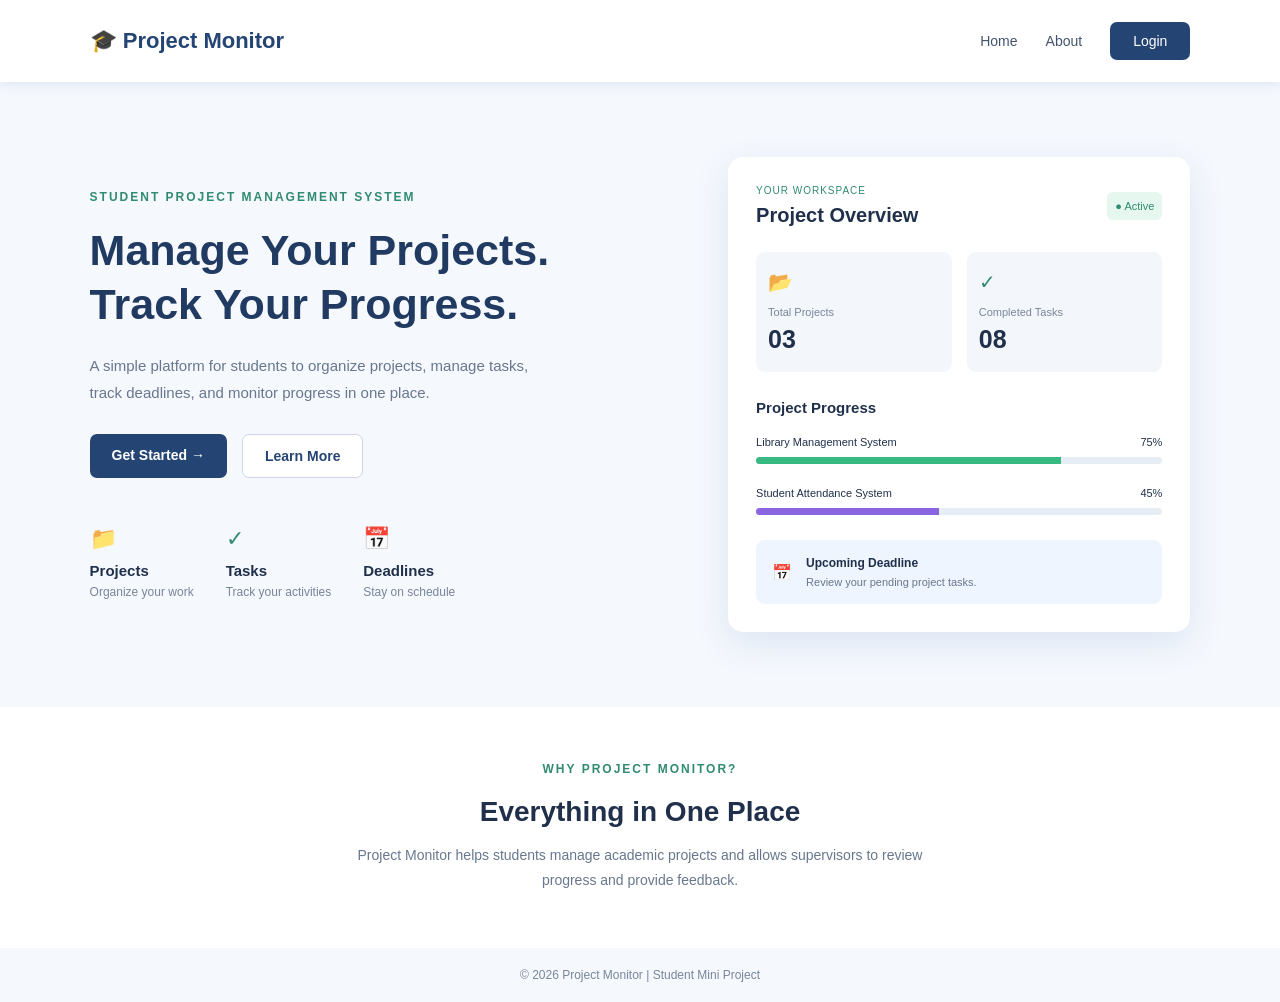
<file: projectMonitor/public/index.html>
<!DOCTYPE html>
<html lang="en">
<head>
    <meta charset="UTF-8">
    <meta name="viewport" content="width=device-width, initial-scale=1.0">
    <title>Project Monitor</title>
    <link rel="stylesheet" href="style.css">
</head>
<body>

    <header class="navbar">
        <div class="logo">🎓 Project Monitor</div>

        <nav>
            <a href="index.html">Home</a>
            <a href="#about">About</a>
            <a href="login.html" class="login-btn">Login</a>
        </nav>
    </header>

    <main class="hero">
        <section class="hero-content">
            <p class="tagline">STUDENT PROJECT MANAGEMENT SYSTEM</p>

            <h1>Manage Your Projects.<br>
                Track Your Progress.</h1>

            <p class="description">
                A simple platform for students to organize projects,
                manage tasks, track deadlines, and monitor progress
                in one place.
            </p>

            <div class="buttons">
                <a href="login.html" class="primary-btn">Get Started →</a>
                <a href="#about" class="secondary-btn">Learn More</a>
            </div>

            <div class="features">
                <div class="feature">
                    <span>📁</span>
                    <h3>Projects</h3>
                    <p>Organize your work</p>
                </div>

                <div class="feature">
                    <span>✓</span>
                    <h3>Tasks</h3>
                    <p>Track your activities</p>
                </div>

                <div class="feature">
                    <span>📅</span>
                    <h3>Deadlines</h3>
                    <p>Stay on schedule</p>
                </div>
            </div>
        </section>

        <section class="hero-card">
            <div class="card-header">
                <div>
                    <p>YOUR WORKSPACE</p>
                    <h2>Project Overview</h2>
                </div>
                <span class="status">● Active</span>
            </div>

            <div class="overview">
                <div class="overview-box">
                    <span>📂</span>
                    <p>Total Projects</p>
                    <h2>03</h2>
                </div>

                <div class="overview-box">
                    <span>✓</span>
                    <p>Completed Tasks</p>
                    <h2>08</h2>
                </div>
            </div>

            <h3 class="progress-title">Project Progress</h3>

            <div class="project-item">
                <div class="project-info">
                    <span>Library Management System</span>
                    <span>75%</span>
                </div>
                <div class="progress-bar">
                    <div class="progress-fill"></div>
                </div>
            </div>

            <div class="project-item">
                <div class="project-info">
                    <span>Student Attendance System</span>
                    <span>45%</span>
                </div>
                <div class="progress-bar">
                    <div class="progress-fill second"></div>
                </div>
            </div>

            <div class="deadline">
                <span>📅</span>
                <div>
                    <h4>Upcoming Deadline</h4>
                    <p>Review your pending project tasks.</p>
                </div>
            </div>
        </section>
    </main>

    <section class="about" id="about">
        <p class="tagline">WHY PROJECT MONITOR?</p>
        <h2>Everything in One Place</h2>

        <p>
            Project Monitor helps students manage academic projects
            and allows supervisors to review progress and provide
            feedback.
        </p>
    </section>

    <footer>
        <p>© 2026 Project Monitor | Student Mini Project</p>
    </footer>

</body>
</html>
</file>
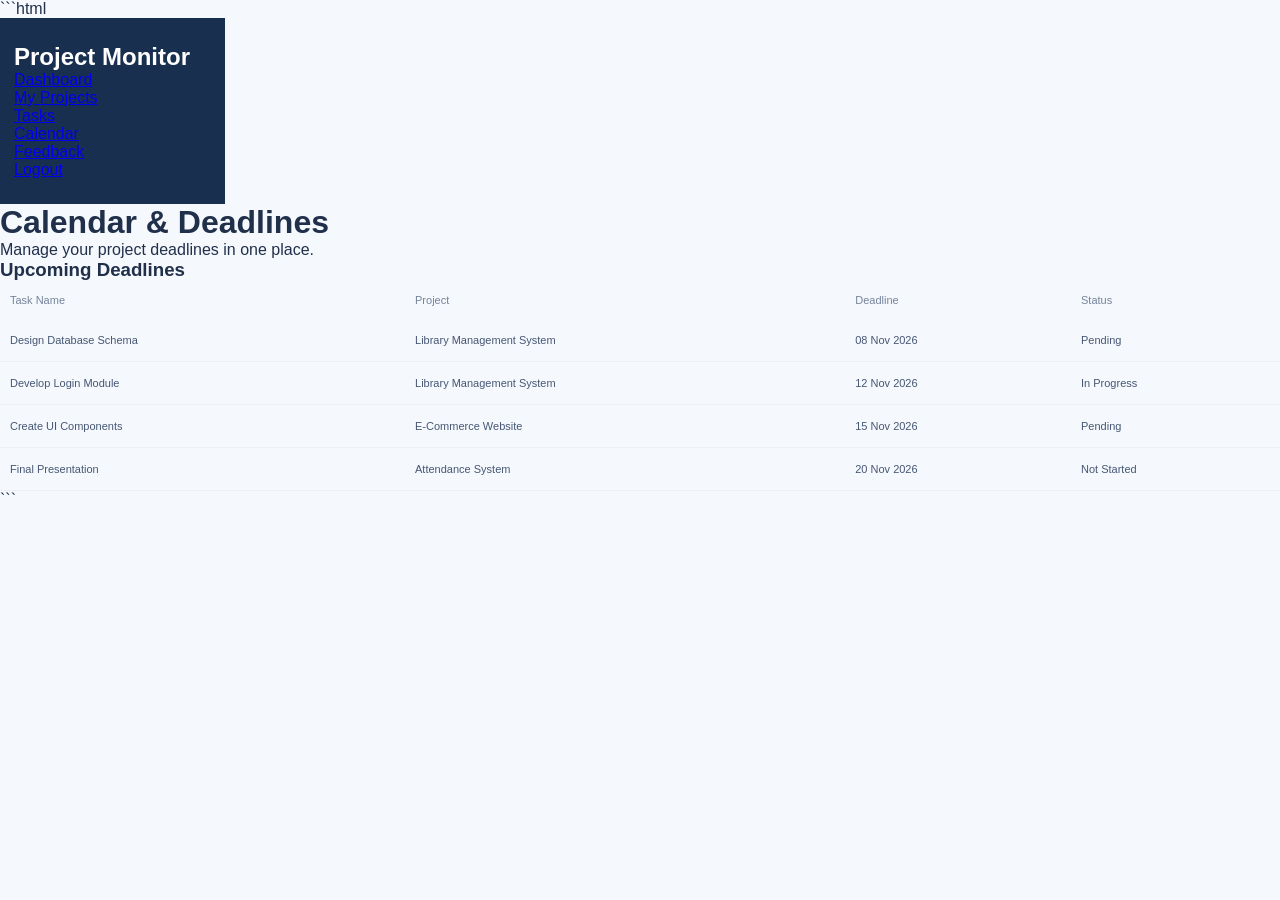
<file: projectMonitor/public/calendar.html>
```html
<!DOCTYPE html>
<html lang="en">
<head>
    <meta charset="UTF-8">
    <meta name="viewport" content="width=device-width, initial-scale=1.0">
    <title>Calendar - Project Monitor</title>
    <link rel="stylesheet" href="style.css">
</head>
<body>

<div class="sidebar">
    <h2>Project Monitor</h2>

    <a href="dashboard.html">Dashboard</a>
    <a href="projects.html">My Projects</a>
    <a href="tasks.html">Tasks</a>
    <a href="calendar.html">Calendar</a>
    <a href="feedback.html">Feedback</a>
    <a href="login.html">Logout</a>
</div>

<div class="main-content">

    <h1>Calendar & Deadlines</h1>
    <p>Manage your project deadlines in one place.</p>

    <div class="card">
        <h3>Upcoming Deadlines</h3>

        <table>
            <tr>
                <th>Task Name</th>
                <th>Project</th>
                <th>Deadline</th>
                <th>Status</th>
            </tr>

            <tr>
                <td>Design Database Schema</td>
                <td>Library Management System</td>
                <td>08 Nov 2026</td>
                <td>Pending</td>
            </tr>

            <tr>
                <td>Develop Login Module</td>
                <td>Library Management System</td>
                <td>12 Nov 2026</td>
                <td>In Progress</td>
            </tr>

            <tr>
                <td>Create UI Components</td>
                <td>E-Commerce Website</td>
                <td>15 Nov 2026</td>
                <td>Pending</td>
            </tr>

            <tr>
                <td>Final Presentation</td>
                <td>Attendance System</td>
                <td>20 Nov 2026</td>
                <td>Not Started</td>
            </tr>
        </table>
    </div>

</div>

</body>
</html>
```
</file>
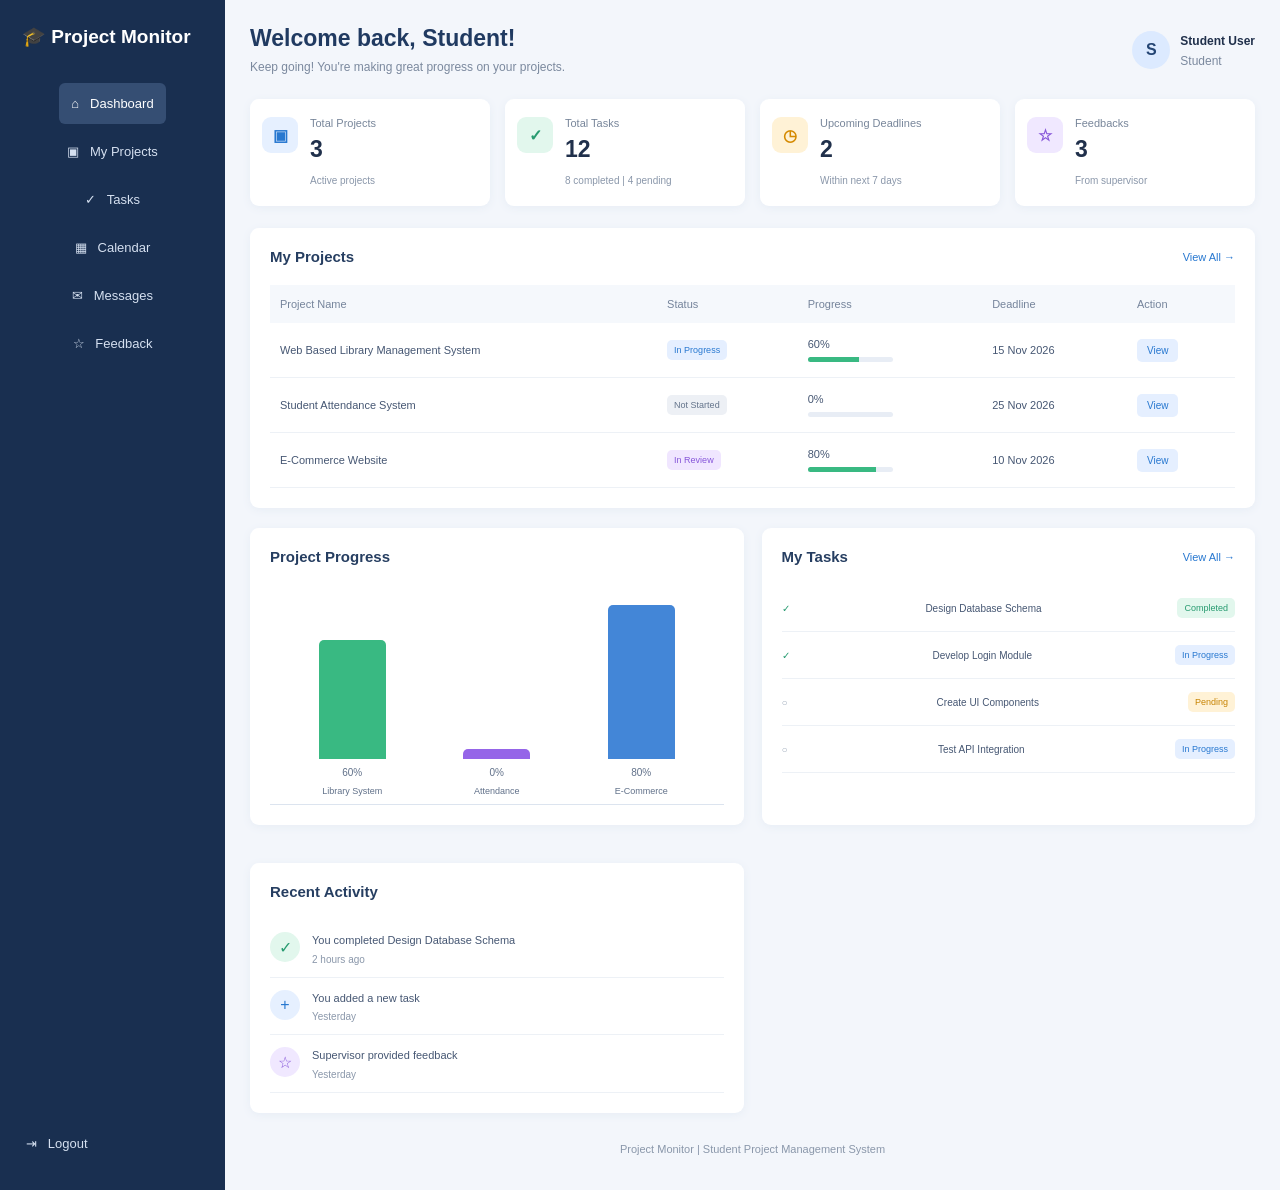
<file: projectMonitor/public/dashboard.html>
<!DOCTYPE html>
<html lang="en">
<head>
    <meta charset="UTF-8">
    <meta name="viewport" content="width=device-width, initial-scale=1.0">
    <title>Dashboard | Project Monitor</title>
    <link rel="stylesheet" href="style.css">
</head>
<body class="dashboard-body">

    <aside class="sidebar">
        <h2 class="sidebar-logo">🎓 Project Monitor</h2>

        <nav class="side-nav">
            <a class="active" href="dashboard.html">⌂ &nbsp; Dashboard</a>
            <a href="projects.html">▣ &nbsp; My Projects</a>
            <a href="tasks.html">✓ &nbsp; Tasks</a>
            <a href="calendar.html">▦ &nbsp; Calendar</a>
            <a href="messages.html">✉ &nbsp; Messages</a>
            <a href="feedback.html">☆ &nbsp; Feedback</a>
        </nav>

        <a href="login.html" class="logout">⇥ &nbsp; Logout</a>
    </aside>

    <main class="dashboard-main">

        <header class="dashboard-header">
            <div>
                <h1>Welcome back, Student!</h1>
                <p>Keep going! You're making great progress on your projects.</p>
            </div>
            <div class="user-info">
                <span class="avatar">S</span>
                <div>
                    <strong>Student User</strong>
                    <p>Student</p>
                </div>
            </div>
        </header>

        <section class="stats-grid">
            <div class="stat-card">
                <span class="stat-icon blue">▣</span>
                <div><p>Total Projects</p><h2>3</h2><small>Active projects</small></div>
            </div>

            <div class="stat-card">
                <span class="stat-icon green">✓</span>
                <div><p>Total Tasks</p><h2>12</h2><small>8 completed | 4 pending</small></div>
            </div>

            <div class="stat-card">
                <span class="stat-icon orange">◷</span>
                <div><p>Upcoming Deadlines</p><h2>2</h2><small>Within next 7 days</small></div>
            </div>

            <div class="stat-card">
                <span class="stat-icon purple">☆</span>
                <div><p>Feedbacks</p><h2>3</h2><small>From supervisor</small></div>
            </div>
        </section>

        <section class="dashboard-card projects-card">
            <div class="section-heading">
                <h2>My Projects</h2>
                <a href="projects.html">View All →</a>
            </div>

            <div class="table-wrap">
                <table>
                    <thead>
                        <tr>
                            <th>Project Name</th>
                            <th>Status</th>
                            <th>Progress</th>
                            <th>Deadline</th>
                            <th>Action</th>
                        </tr>
                    </thead>
                    <tbody>
                        <tr>
                            <td>Web Based Library Management System</td>
                            <td><span class="badge blue-badge">In Progress</span></td>
                            <td>
                                60%
                                <div class="mini-progress"><span style="width:60%"></span></div>
                            </td>
                            <td>15 Nov 2026</td>
                            <td><a href="projects.html" class="view-btn">View</a></td>
                        </tr>
                        <tr>
                            <td>Student Attendance System</td>
                            <td><span class="badge gray-badge">Not Started</span></td>
                            <td>
                                0%
                                <div class="mini-progress"><span style="width:0%"></span></div>
                            </td>
                            <td>25 Nov 2026</td>
                            <td><a href="projects.html" class="view-btn">View</a></td>
                        </tr>
                        <tr>
                            <td>E-Commerce Website</td>
                            <td><span class="badge purple-badge">In Review</span></td>
                            <td>
                                80%
                                <div class="mini-progress"><span style="width:80%"></span></div>
                            </td>
                            <td>10 Nov 2026</td>
                            <td><a href="projects.html" class="view-btn">View</a></td>
                        </tr>
                    </tbody>
                </table>
            </div>
        </section>

        <div class="dashboard-bottom">

            <section class="dashboard-card">
                <div class="section-heading">
                    <h2>Project Progress</h2>
                </div>

                <div class="chart">
                    <div class="chart-column">
                        <div class="bar green-bar" style="height:60%"></div>
                        <span>60%</span>
                        <small>Library System</small>
                    </div>
                    <div class="chart-column">
                        <div class="bar purple-bar" style="height:5%"></div>
                        <span>0%</span>
                        <small>Attendance</small>
                    </div>
                    <div class="chart-column">
                        <div class="bar blue-bar" style="height:80%"></div>
                        <span>80%</span>
                        <small>E-Commerce</small>
                    </div>
                </div>
            </section>

            <section class="dashboard-card">
                <div class="section-heading">
                    <h2>My Tasks</h2>
                    <a href="tasks.html">View All →</a>
                </div>

                <div class="task-row">
                    <span class="task-done">✓</span>
                    <span>Design Database Schema</span>
                    <span class="badge green-badge">Completed</span>
                </div>
                <div class="task-row">
                    <span class="task-done">✓</span>
                    <span>Develop Login Module</span>
                    <span class="badge blue-badge">In Progress</span>
                </div>
                <div class="task-row">
                    <span class="task-pending">○</span>
                    <span>Create UI Components</span>
                    <span class="badge orange-badge">Pending</span>
                </div>
                <div class="task-row">
                    <span class="task-pending">○</span>
                    <span>Test API Integration</span>
                    <span class="badge blue-badge">In Progress</span>
                </div>
            </section>

            <section class="dashboard-card">
                <div class="section-heading">
                    <h2>Recent Activity</h2>
                </div>

                <div class="activity-row">
                    <span class="activity-icon green">✓</span>
                    <div><p>You completed Design Database Schema</p><small>2 hours ago</small></div>
                </div>
                <div class="activity-row">
                    <span class="activity-icon blue">+</span>
                    <div><p>You added a new task</p><small>Yesterday</small></div>
                </div>
                <div class="activity-row">
                    <span class="activity-icon purple">☆</span>
                    <div><p>Supervisor provided feedback</p><small>Yesterday</small></div>
                </div>
            </section>

        </div>

        <footer class="dashboard-footer">
            Project Monitor | Student Project Management System
        </footer>

    </main>

</body>
</html>
</file>
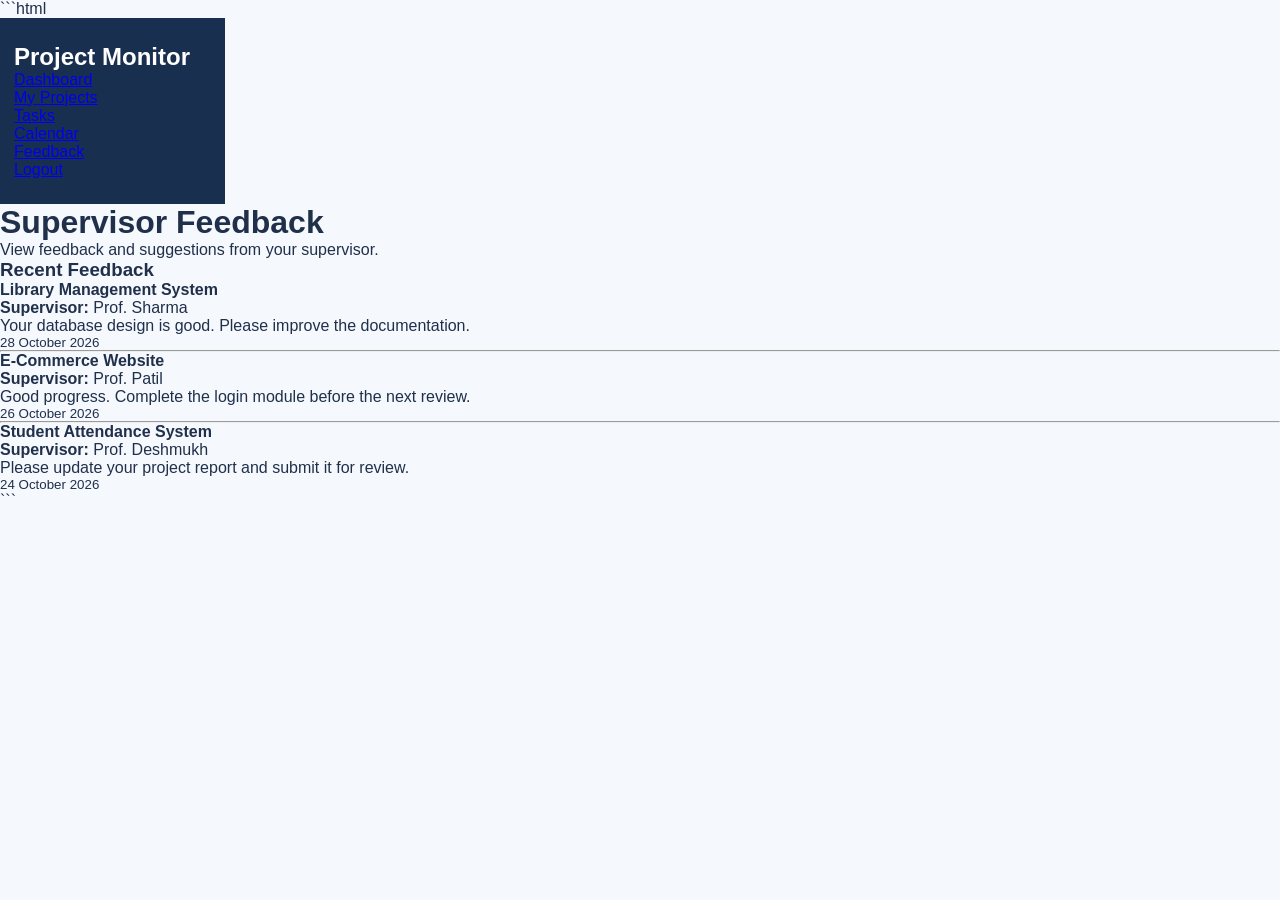
<file: projectMonitor/public/feedback.html>
```html
<!DOCTYPE html>
<html lang="en">
<head>
    <meta charset="UTF-8">
    <meta name="viewport" content="width=device-width, initial-scale=1.0">
    <title>Feedback - Project Monitor</title>
    <link rel="stylesheet" href="style.css">
</head>
<body>

<div class="sidebar">
    <h2>Project Monitor</h2>

    <a href="dashboard.html">Dashboard</a>
    <a href="projects.html">My Projects</a>
    <a href="tasks.html">Tasks</a>
    <a href="calendar.html">Calendar</a>
    <a href="feedback.html">Feedback</a>
    <a href="login.html">Logout</a>
</div>

<div class="main-content">

    <h1>Supervisor Feedback</h1>
    <p>View feedback and suggestions from your supervisor.</p>

    <div class="card">
        <h3>Recent Feedback</h3>

        <div class="feedback-item">
            <h4>Library Management System</h4>
            <p><strong>Supervisor:</strong> Prof. Sharma</p>
            <p>Your database design is good. Please improve the documentation.</p>
            <small>28 October 2026</small>
        </div>

        <hr>

        <div class="feedback-item">
            <h4>E-Commerce Website</h4>
            <p><strong>Supervisor:</strong> Prof. Patil</p>
            <p>Good progress. Complete the login module before the next review.</p>
            <small>26 October 2026</small>
        </div>

        <hr>

        <div class="feedback-item">
            <h4>Student Attendance System</h4>
            <p><strong>Supervisor:</strong> Prof. Deshmukh</p>
            <p>Please update your project report and submit it for review.</p>
            <small>24 October 2026</small>
        </div>

    </div>

</div>

</body>
</html>
```
</file>
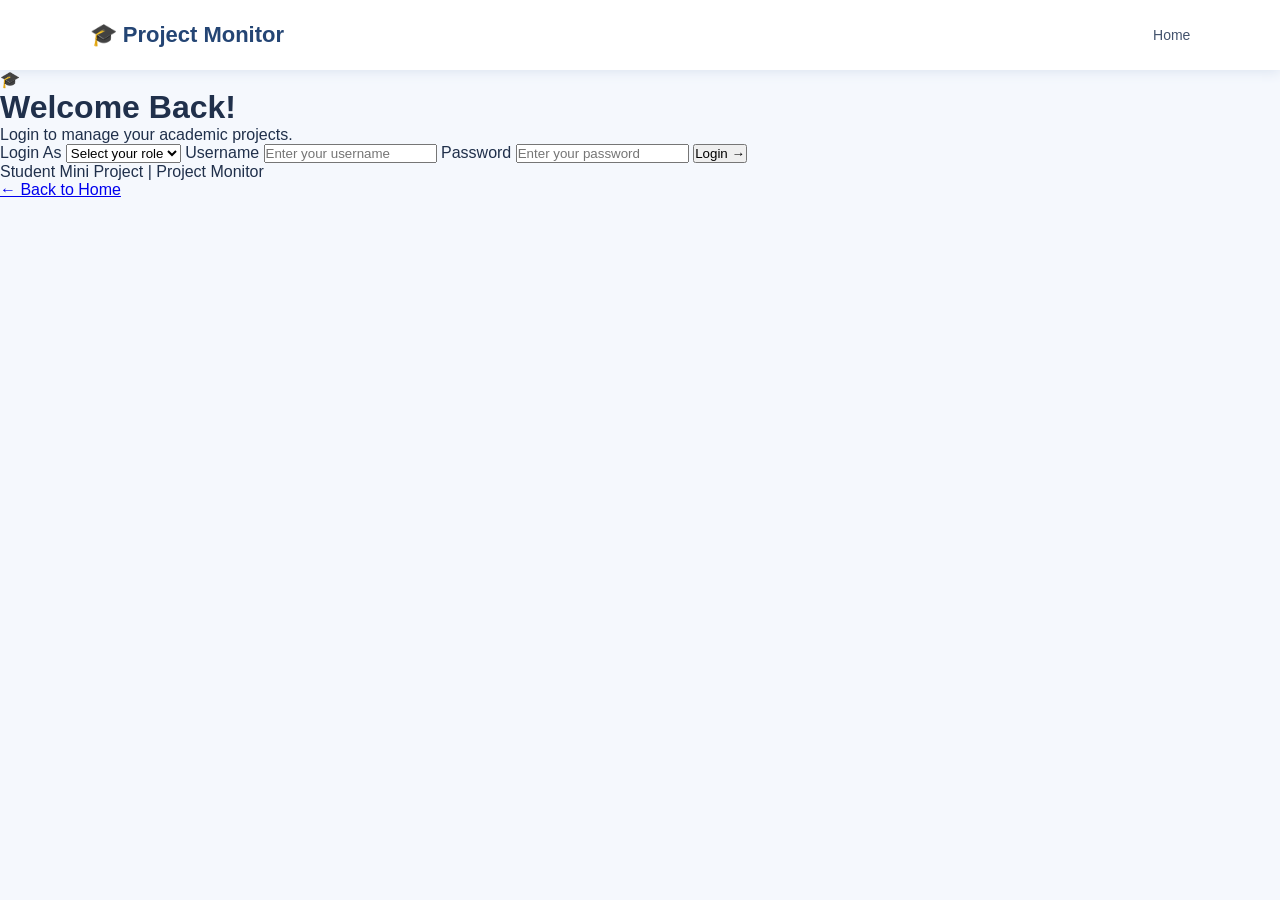
<file: projectMonitor/public/login.html>
<!DOCTYPE html>
<html lang="en">
<head>
    <meta charset="UTF-8">
    <meta name="viewport" content="width=device-width, initial-scale=1.0">
    <title>Login | Project Monitor</title>
    <link rel="stylesheet" href="style.css">
</head>
<body>

    <header class="navbar">
        <div class="logo">🎓 Project Monitor</div>
        <nav>
            <a href="index.html">Home</a>
        </nav>
    </header>

    <main class="login-container">
        <div class="login-card">
            <div class="login-icon">🎓</div>

            <h1>Welcome Back!</h1>

            <p class="login-subtitle">
                Login to manage your academic projects.
            </p>

            <form action="dashboard.html" method="get">

                <label for="role">Login As</label>
                <select id="role" name="role" required>
                    <option value="">Select your role</option>
                    <option value="student">Student</option>
                    <option value="supervisor">Supervisor</option>
                </select>

                <label for="username">Username</label>
                <input type="text" id="username" name="username"
                       placeholder="Enter your username" required>

                <label for="password">Password</label>
                <input type="password" id="password" name="password"
                       placeholder="Enter your password" required>

                <button type="submit" class="submit-btn">Login →</button>

            </form>

            <p class="login-footer">
                Student Mini Project | Project Monitor
            </p>

            <a href="index.html" class="back-link">← Back to Home</a>
        </div>
    </main>

</body>
</html>
</file>
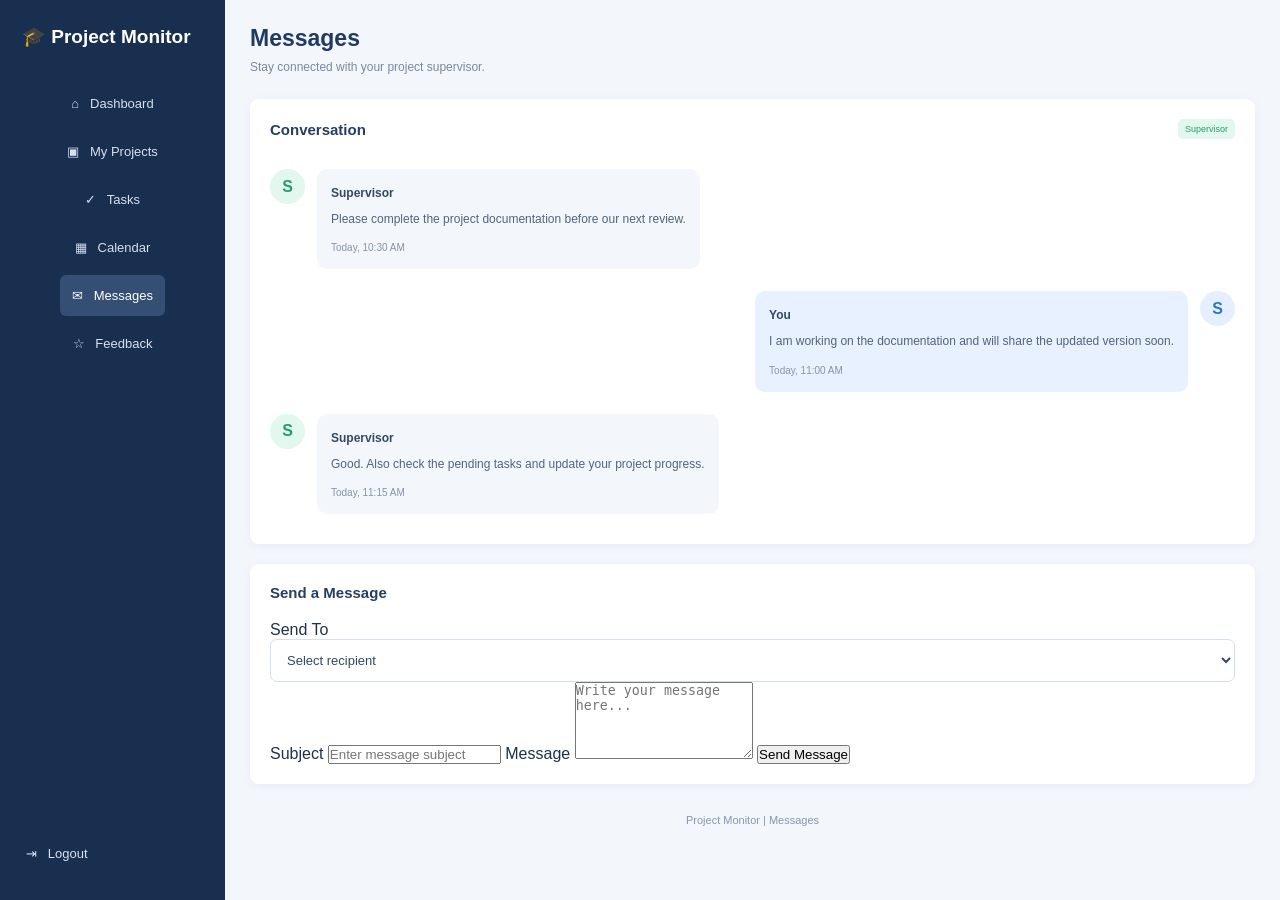
<file: projectMonitor/public/messages.html>
<!DOCTYPE html>
<html lang="en">
<head>
    <meta charset="UTF-8">
    <meta name="viewport" content="width=device-width, initial-scale=1.0">
    <title>Messages | Project Monitor</title>
    <link rel="stylesheet" href="style.css">
</head>
<body class="dashboard-body">

    <aside class="sidebar">
        <h2 class="sidebar-logo">🎓 Project Monitor</h2>

        <nav class="side-nav">
            <a href="dashboard.html">⌂ &nbsp; Dashboard</a>
            <a href="projects.html">▣ &nbsp; My Projects</a>
            <a href="tasks.html">✓ &nbsp; Tasks</a>
            <a href="calendar.html">▦ &nbsp; Calendar</a>
            <a class="active" href="messages.html">✉ &nbsp; Messages</a>
            <a href="feedback.html">☆ &nbsp; Feedback</a>
        </nav>

        <a href="login.html" class="logout">⇥ &nbsp; Logout</a>
    </aside>

    <main class="dashboard-main">

        <header class="dashboard-header">
            <div>
                <h1>Messages</h1>
                <p>Stay connected with your project supervisor.</p>
            </div>
        </header>

        <section class="dashboard-card">
            <div class="section-heading">
                <h2>Conversation</h2>
                <span class="badge green-badge">Supervisor</span>
            </div>

            <div class="message-list">

                <div class="message received">
                    <div class="message-avatar">S</div>
                    <div class="message-content">
                        <strong>Supervisor</strong>
                        <p>Please complete the project documentation
                           before our next review.</p>
                        <small>Today, 10:30 AM</small>
                    </div>
                </div>

                <div class="message sent">
                    <div class="message-content">
                        <strong>You</strong>
                        <p>I am working on the documentation and
                           will share the updated version soon.</p>
                        <small>Today, 11:00 AM</small>
                    </div>
                    <div class="message-avatar student-avatar">S</div>
                </div>

                <div class="message received">
                    <div class="message-avatar">S</div>
                    <div class="message-content">
                        <strong>Supervisor</strong>
                        <p>Good. Also check the pending tasks and
                           update your project progress.</p>
                        <small>Today, 11:15 AM</small>
                    </div>
                </div>

            </div>
        </section>

        <section class="dashboard-card">
            <div class="section-heading">
                <h2>Send a Message</h2>
            </div>

            <form action="/messages" method="post" class="project-form">

                <label for="recipient">Send To</label>
                <select id="recipient" name="recipient" required>
                    <option value="">Select recipient</option>
                    <option value="supervisor">Project Supervisor</option>
                </select>

                <label for="subject">Subject</label>
                <input type="text" id="subject" name="subject"
                       placeholder="Enter message subject" required>

                <label for="message">Message</label>
                <textarea id="message" name="message" rows="5"
                          placeholder="Write your message here..."
                          required></textarea>

                <button type="submit" class="submit-btn">
                    Send Message
                </button>

            </form>
        </section>

        <footer class="dashboard-footer">
            Project Monitor | Messages
        </footer>

    </main>

</body>
</html>
</file>
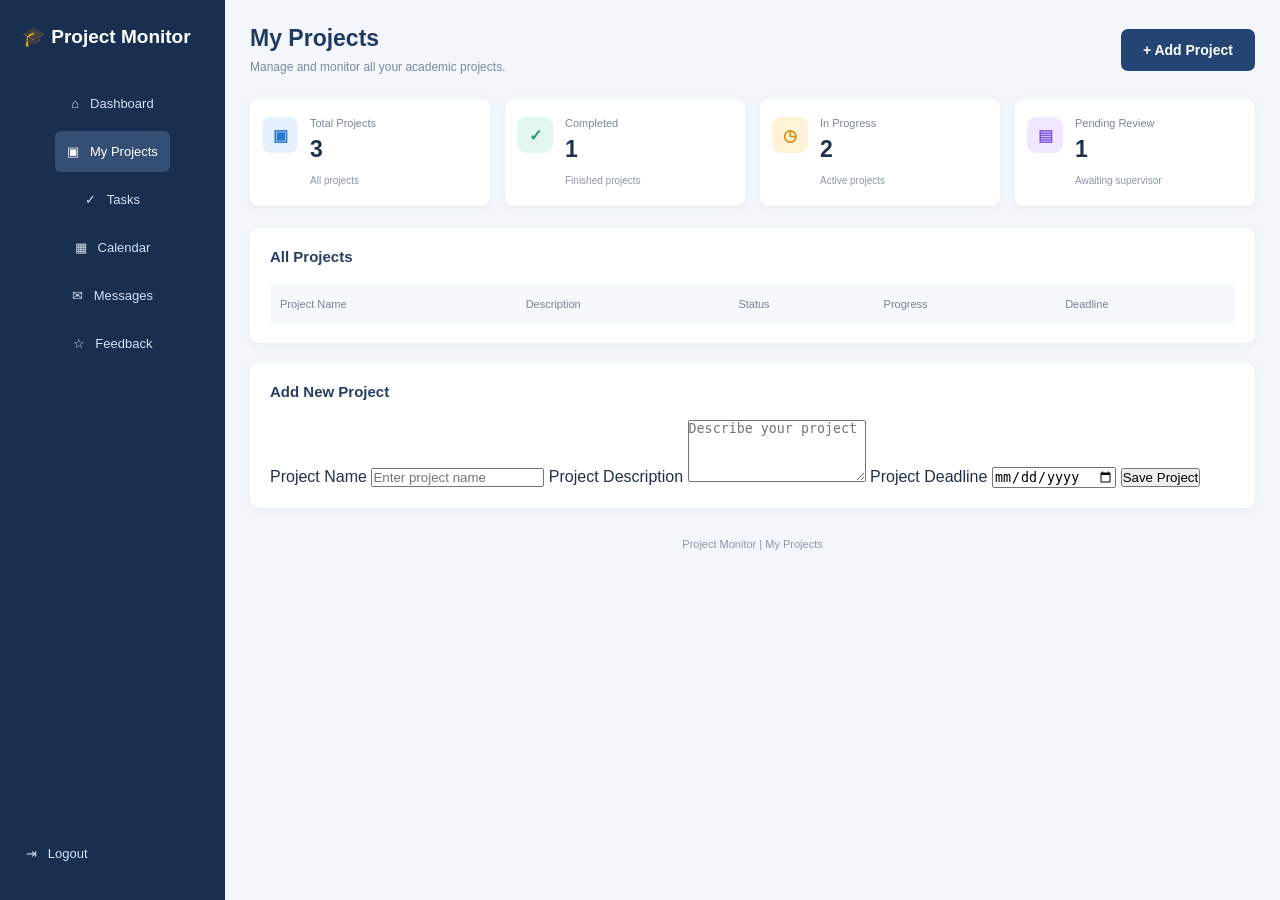
<file: projectMonitor/public/projects.html>
<!DOCTYPE html>
<html lang="en">
<head>
    <meta charset="UTF-8">
    <meta name="viewport" content="width=device-width, initial-scale=1.0">
    <title>My Projects | Project Monitor</title>
    <link rel="stylesheet" href="style.css">
</head>
<body class="dashboard-body">

    <aside class="sidebar">
        <h2 class="sidebar-logo">🎓 Project Monitor</h2>

        <nav class="side-nav">
            <a href="dashboard.html">⌂ &nbsp; Dashboard</a>
            <a class="active" href="projects.html">▣ &nbsp; My Projects</a>
            <a href="tasks.html">✓ &nbsp; Tasks</a>
            <a href="calendar.html">▦ &nbsp; Calendar</a>
            <a href="messages.html">✉ &nbsp; Messages</a>
            <a href="feedback.html">☆ &nbsp; Feedback</a>
        </nav>

        <a href="login.html" class="logout">⇥ &nbsp; Logout</a>
    </aside>

    <main class="dashboard-main">

        <header class="dashboard-header">
            <div>
                <h1>My Projects</h1>
                <p>Manage and monitor all your academic projects.</p>
            </div>

            <a href="#add-project" class="primary-btn">+ Add Project</a>
        </header>

        <section class="stats-grid">
            <div class="stat-card">
                <span class="stat-icon blue">▣</span>
                <div>
                    <p>Total Projects</p>
                    <h2>3</h2>
                    <small>All projects</small>
                </div>
            </div>

            <div class="stat-card">
                <span class="stat-icon green">✓</span>
                <div>
                    <p>Completed</p>
                    <h2>1</h2>
                    <small>Finished projects</small>
                </div>
            </div>

            <div class="stat-card">
                <span class="stat-icon orange">◷</span>
                <div>
                    <p>In Progress</p>
                    <h2>2</h2>
                    <small>Active projects</small>
                </div>
            </div>

            <div class="stat-card">
                <span class="stat-icon purple">▤</span>
                <div>
                    <p>Pending Review</p>
                    <h2>1</h2>
                    <small>Awaiting supervisor</small>
                </div>
            </div>
        </section>

        <section class="dashboard-card">
            <div class="section-heading">
                <h2>All Projects</h2>
            </div>

            <div class="table-wrap">
                <table>
                    <thead>
                        <tr>
                            <th>Project Name</th>
                            <th>Description</th>
                            <th>Status</th>
                            <th>Progress</th>
                            <th>Deadline</th>
                        </tr>
                    </thead>

                    <tbody>
    <!-- PROJECT_ROWS -->
</tbody>
                </table>
            </div>
        </section>

        <section class="dashboard-card" id="add-project">
            <div class="section-heading">
                <h2>Add New Project</h2>
            </div>

            <form action="/projects" method="post" class="project-form">

                <label for="name">Project Name</label>
                <input type="text" id="name" name="name"
                       placeholder="Enter project name" required>

                <label for="description">Project Description</label>
                <textarea id="description" name="description"
                          placeholder="Describe your project"
                          rows="4" required></textarea>

                <label for="deadline">Project Deadline</label>
                <input type="date" id="deadline" name="deadline" required>

                <button type="submit" class="submit-btn">
                    Save Project
                </button>

            </form>
        </section>

        <footer class="dashboard-footer">
            Project Monitor | My Projects
        </footer>

    </main>

</body>
</html>
</file>
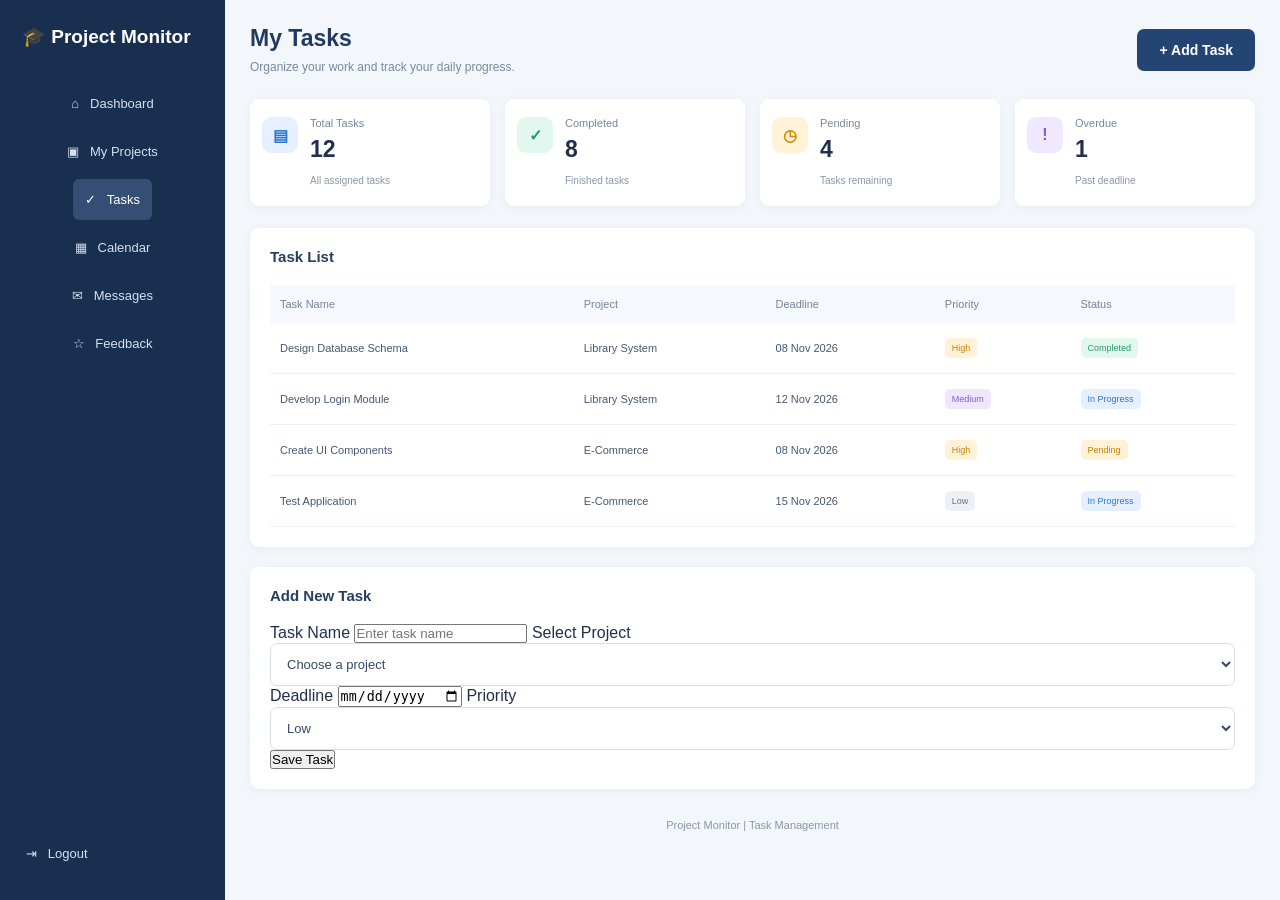
<file: projectMonitor/public/tasks.html>
<!DOCTYPE html>
<html lang="en">
<head>
    <meta charset="UTF-8">
    <meta name="viewport" content="width=device-width, initial-scale=1.0">
    <title>My Tasks | Project Monitor</title>
    <link rel="stylesheet" href="style.css">
</head>
<body class="dashboard-body">

    <aside class="sidebar">
        <h2 class="sidebar-logo">🎓 Project Monitor</h2>

        <nav class="side-nav">
            <a href="dashboard.html">⌂ &nbsp; Dashboard</a>
            <a href="projects.html">▣ &nbsp; My Projects</a>
            <a class="active" href="tasks.html">✓ &nbsp; Tasks</a>
            <a href="calendar.html">▦ &nbsp; Calendar</a>
            <a href="messages.html">✉ &nbsp; Messages</a>
            <a href="feedback.html">☆ &nbsp; Feedback</a>
        </nav>

        <a href="login.html" class="logout">⇥ &nbsp; Logout</a>
    </aside>

    <main class="dashboard-main">

        <header class="dashboard-header">
            <div>
                <h1>My Tasks</h1>
                <p>Organize your work and track your daily progress.</p>
            </div>

            <a href="#add-task" class="primary-btn">+ Add Task</a>
        </header>

        <section class="stats-grid">

            <div class="stat-card">
                <span class="stat-icon blue">▤</span>
                <div>
                    <p>Total Tasks</p>
                    <h2>12</h2>
                    <small>All assigned tasks</small>
                </div>
            </div>

            <div class="stat-card">
                <span class="stat-icon green">✓</span>
                <div>
                    <p>Completed</p>
                    <h2>8</h2>
                    <small>Finished tasks</small>
                </div>
            </div>

            <div class="stat-card">
                <span class="stat-icon orange">◷</span>
                <div>
                    <p>Pending</p>
                    <h2>4</h2>
                    <small>Tasks remaining</small>
                </div>
            </div>

            <div class="stat-card">
                <span class="stat-icon purple">!</span>
                <div>
                    <p>Overdue</p>
                    <h2>1</h2>
                    <small>Past deadline</small>
                </div>
            </div>

        </section>

        <section class="dashboard-card">

            <div class="section-heading">
                <h2>Task List</h2>
            </div>

            <div class="table-wrap">
                <table>
                    <thead>
                        <tr>
                            <th>Task Name</th>
                            <th>Project</th>
                            <th>Deadline</th>
                            <th>Priority</th>
                            <th>Status</th>
                        </tr>
                    </thead>

                    <tbody>
                        <tr>
                            <td>Design Database Schema</td>
                            <td>Library System</td>
                            <td>08 Nov 2026</td>
                            <td><span class="badge orange-badge">High</span></td>
                            <td><span class="badge green-badge">Completed</span></td>
                        </tr>

                        <tr>
                            <td>Develop Login Module</td>
                            <td>Library System</td>
                            <td>12 Nov 2026</td>
                            <td><span class="badge purple-badge">Medium</span></td>
                            <td><span class="badge blue-badge">In Progress</span></td>
                        </tr>

                        <tr>
                            <td>Create UI Components</td>
                            <td>E-Commerce</td>
                            <td>08 Nov 2026</td>
                            <td><span class="badge orange-badge">High</span></td>
                            <td><span class="badge orange-badge">Pending</span></td>
                        </tr>

                        <tr>
                            <td>Test Application</td>
                            <td>E-Commerce</td>
                            <td>15 Nov 2026</td>
                            <td><span class="badge gray-badge">Low</span></td>
                            <td><span class="badge blue-badge">In Progress</span></td>
                        </tr>
                    </tbody>
                </table>
            </div>

        </section>

        <section class="dashboard-card" id="add-task">

            <div class="section-heading">
                <h2>Add New Task</h2>
            </div>

            <form action="/tasks" method="post" class="project-form">

                <label for="taskName">Task Name</label>
                <input type="text" id="taskName" name="taskName"
                       placeholder="Enter task name" required>

                <label for="project">Select Project</label>
                <select id="project" name="project" required>
                    <option value="">Choose a project</option>
                    <option value="Library System">Library System</option>
                    <option value="Attendance System">Attendance System</option>
                    <option value="E-Commerce">E-Commerce</option>
                </select>

                <label for="taskDeadline">Deadline</label>
                <input type="date" id="taskDeadline"
                       name="deadline" required>

                <label for="priority">Priority</label>
                <select id="priority" name="priority" required>
                    <option value="Low">Low</option>
                    <option value="Medium">Medium</option>
                    <option value="High">High</option>
                </select>

                <button type="submit" class="submit-btn">Save Task</button>

            </form>

        </section>

        <footer class="dashboard-footer">
            Project Monitor | Task Management
        </footer>

    </main>

</body>
</html>
</file>
<file: projectMonitor/public/style.css>
* {
    margin: 0;
    padding: 0;
    box-sizing: border-box;
}

body {
    font-family: Arial, sans-serif;
    background: #f5f8fd;
    color: #20304b;
}

.navbar {
    display: flex;
    justify-content: space-between;
    align-items: center;
    padding: 22px 7%;
    background: white;
    box-shadow: 0 2px 12px #dce4f0;
}

.logo {
    font-size: 22px;
    font-weight: bold;
    color: #244574;
}

nav {
    display: flex;
    align-items: center;
    gap: 28px;
}

nav a {
    text-decoration: none;
    color: #43536d;
    font-size: 14px;
}

nav a:hover {
    color: #2878d0;
}

.login-btn {
    padding: 11px 23px;
    background: #244574;
    color: white;
    border-radius: 7px;
}

.login-btn:hover {
    background: #3268a8;
    color: white;
}

.hero {
    display: flex;
    align-items: center;
    justify-content: space-between;
    gap: 50px;
    padding: 75px 7%;
}

.hero-content {
    flex: 1;
}

.tagline {
    color: #318b70;
    font-size: 12px;
    font-weight: bold;
    letter-spacing: 2px;
    margin-bottom: 20px;
}

.hero-content h1 {
    font-size: 43px;
    line-height: 1.25;
    color: #203a61;
    margin-bottom: 20px;
}

.description {
    max-width: 470px;
    color: #68778d;
    font-size: 15px;
    line-height: 1.8;
}

.buttons {
    display: flex;
    gap: 15px;
    margin-top: 28px;
}

.primary-btn,
.secondary-btn {
    display: inline-block;
    padding: 13px 22px;
    border-radius: 7px;
    text-decoration: none;
    font-size: 14px;
    font-weight: bold;
}

.primary-btn {
    background: #244574;
    color: white;
}

.primary-btn:hover {
    background: #3268a8;
}

.secondary-btn {
    border: 1px solid #cbd7e7;
    color: #244574;
    background: white;
}

.features {
    display: flex;
    gap: 32px;
    margin-top: 48px;
}

.feature span {
    font-size: 22px;
    color: #318b70;
}

.feature h3 {
    font-size: 15px;
    margin-top: 10px;
}

.feature p {
    font-size: 12px;
    color: #78869a;
    margin-top: 6px;
}

.hero-card {
    flex: 0 0 42%;
    max-width: 470px;
    background: white;
    border-radius: 15px;
    padding: 28px;
    box-shadow: 0 12px 35px #dce5f2;
}

.card-header {
    display: flex;
    justify-content: space-between;
    align-items: center;
    margin-bottom: 25px;
}

.card-header p {
    color: #318b70;
    font-size: 10px;
    letter-spacing: 1px;
    margin-bottom: 8px;
}

.card-header h2 {
    font-size: 20px;
}

.status {
    color: #318b70;
    background: #e5f7ef;
    padding: 8px;
    border-radius: 6px;
    font-size: 11px;
}

.overview {
    display: flex;
    gap: 15px;
}

.overview-box {
    flex: 1;
    padding: 18px 12px;
    background: #f3f7fc;
    border-radius: 9px;
}

.overview-box span {
    color: #318b70;
    font-size: 20px;
}

.overview-box p {
    font-size: 11px;
    color: #78869a;
    margin-top: 12px;
}

.overview-box h2 {
    margin-top: 7px;
    font-size: 25px;
}

.progress-title {
    font-size: 15px;
    margin: 27px 0 20px;
}

.project-item {
    margin-bottom: 23px;
}

.project-info {
    display: flex;
    justify-content: space-between;
    gap: 10px;
    font-size: 11px;
    margin-bottom: 9px;
}

.progress-bar {
    height: 7px;
    background: #e7edf5;
    border-radius: 10px;
    overflow: hidden;
}

.progress-fill {
    width: 75%;
    height: 100%;
    background: #39b982;
}

.progress-fill.second {
    width: 45%;
    background: #8a65df;
}

.deadline {
    display: flex;
    align-items: center;
    gap: 14px;
    background: #eef5ff;
    padding: 16px;
    border-radius: 9px;
    margin-top: 25px;
}

.deadline h4 {
    font-size: 12px;
    margin-bottom: 6px;
}

.deadline p {
    font-size: 11px;
    color: #68778d;
}

.about {
    text-align: center;
    background: white;
    padding: 55px 20px;
}

.about h2 {
    font-size: 28px;
    margin-bottom: 15px;
}

.about > p:last-child {
    max-width: 600px;
    margin: auto;
    color: #68778d;
    line-height: 1.8;
    font-size: 14px;
}

footer {
    text-align: center;
    padding: 20px;
    color: #78869a;
    font-size: 12px;
}

@media (max-width: 900px) {
    .hero {
        flex-direction: column;
        align-items: stretch;
    }

    .hero-card {
        flex-basis: auto;
        max-width: 100%;
    }

    .hero-content h1 {
        font-size: 35px;
    }
}

@media (max-width: 500px) {
    .navbar {
        padding: 18px 5%;
    }

    .logo {
        font-size: 17px;
    }

    nav {
        gap: 12px;
    }

    nav a {
        font-size: 12px;
    }

    .hero {
        padding: 45px 5%;
    }

    .hero-content h1 {
        font-size: 30px;
    }

    .features {
        gap: 15px;
    }

    .hero-card {
        padding: 18px;
    }
}
/* DASHBOARD */

.dashboard-body {
    display: flex;
    min-height: 100vh;
    background: #f3f6fb;
}

.sidebar {
    width: 225px;
    flex-shrink: 0;
    background: #192f50;
    color: white;
    padding: 25px 14px;
    display: flex;
    flex-direction: column;
}

.sidebar-logo {
    font-size: 19px;
    padding: 0 8px 35px;
}

.side-nav {
    display: flex;
    flex-direction: column;
    gap: 7px;
}

.side-nav a {
    padding: 13px 12px;
    color: #d5e0f0;
    text-decoration: none;
    font-size: 13px;
    border-radius: 6px;
}

.side-nav a:hover,
.side-nav a.active {
    background: #354e73;
    color: white;
}

.logout {
    margin-top: auto;
    padding: 14px 12px;
    color: #d5e0f0;
    text-decoration: none;
    font-size: 13px;
}

.dashboard-main {
    flex: 1;
    min-width: 0;
    padding: 25px;
}

.dashboard-header {
    display: flex;
    justify-content: space-between;
    align-items: center;
    gap: 20px;
    margin-bottom: 25px;
}

.dashboard-header h1 {
    font-size: 23px;
    color: #203a61;
    margin-bottom: 8px;
}

.dashboard-header p {
    font-size: 12px;
    color: #7b899e;
}

.user-info {
    display: flex;
    align-items: center;
    gap: 10px;
}

.user-info strong {
    font-size: 12px;
}

.user-info p {
    margin-top: 5px;
}

.avatar {
    width: 38px;
    height: 38px;
    display: grid;
    place-items: center;
    border-radius: 50%;
    background: #dceaff;
    color: #244574;
    font-weight: bold;
}

.stats-grid {
    display: grid;
    grid-template-columns: repeat(4, minmax(0, 1fr));
    gap: 15px;
    margin-bottom: 22px;
}

.stat-card {
    display: flex;
    align-items: flex-start;
    gap: 12px;
    background: white;
    padding: 18px 12px;
    border-radius: 9px;
    box-shadow: 0 2px 8px #e7edf5;
}

.stat-icon {
    width: 36px;
    height: 36px;
    flex-shrink: 0;
    display: grid;
    place-items: center;
    border-radius: 9px;
    font-weight: bold;
}

.blue {
    color: #2878d0;
    background: #e6f0ff;
}

.green {
    color: #279b70;
    background: #e2f7ed;
}

.orange {
    color: #d58a00;
    background: #fff2d6;
}

.purple {
    color: #8656d9;
    background: #f0e8ff;
}

.stat-card p {
    font-size: 11px;
    color: #78869a;
}

.stat-card h2 {
    font-size: 23px;
    margin: 7px 0;
}

.stat-card small {
    font-size: 10px;
    color: #8a97aa;
}

.dashboard-card {
    background: white;
    padding: 20px;
    border-radius: 9px;
    box-shadow: 0 2px 8px #e7edf5;
    margin-bottom: 20px;
    min-width: 0;
}

.section-heading {
    display: flex;
    justify-content: space-between;
    align-items: center;
    gap: 10px;
    margin-bottom: 20px;
}

.section-heading h2 {
    font-size: 15px;
    color: #263e61;
}

.section-heading a {
    text-decoration: none;
    font-size: 11px;
    color: #2878d0;
}

.table-wrap {
    overflow-x: auto;
}

table {
    width: 100%;
    border-collapse: collapse;
    text-align: left;
    font-size: 11px;
}

th {
    background: #f5f8fc;
    color: #75849b;
    font-weight: normal;
    padding: 13px 10px;
}

td {
    padding: 15px 10px;
    border-bottom: 1px solid #edf1f6;
    color: #465773;
}

.badge {
    display: inline-block;
    padding: 5px 7px;
    border-radius: 5px;
    font-size: 9px;
    white-space: nowrap;
}

.blue-badge {
    background: #e5efff;
    color: #2878d0;
}

.gray-badge {
    background: #edf0f5;
    color: #64748b;
}

.purple-badge {
    background: #f0e6ff;
    color: #8656d9;
}

.green-badge {
    background: #e2f7ed;
    color: #279b70;
}

.orange-badge {
    background: #fff2d6;
    color: #c78300;
}

.mini-progress {
    width: 85px;
    height: 5px;
    background: #e8edf5;
    border-radius: 5px;
    margin-top: 7px;
    overflow: hidden;
}

.mini-progress span {
    display: block;
    height: 100%;
    background: #39b982;
}

.view-btn {
    padding: 6px 10px;
    background: #e5efff;
    color: #2878d0;
    border-radius: 5px;
    text-decoration: none;
    font-size: 10px;
}

.dashboard-bottom {
    display: grid;
    grid-template-columns: repeat(2, minmax(0, 1fr));
    gap: 18px;
}

.chart {
    height: 220px;
    display: flex;
    justify-content: space-around;
    align-items: flex-end;
    padding: 20px 10px 0;
    border-bottom: 1px solid #dce4ef;
}

.chart-column {
    height: 100%;
    display: flex;
    flex-direction: column;
    justify-content: flex-end;
    align-items: center;
    gap: 8px;
    width: 28%;
    font-size: 10px;
    color: #607089;
}

.bar {
    width: 55%;
    min-height: 4px;
    border-radius: 5px 5px 0 0;
}

.green-bar {
    background: #39b982;
}

.purple-bar {
    background: #9565e8;
}

.blue-bar {
    background: #4386d7;
}

.chart-column small {
    font-size: 9px;
    text-align: center;
    margin-bottom: 8px;
}

.task-row {
    display: flex;
    align-items: center;
    justify-content: space-between;
    gap: 8px;
    padding: 13px 0;
    border-bottom: 1px solid #edf1f6;
    font-size: 10px;
    color: #465773;
}

.task-done {
    color: #279b70;
}

.task-pending {
    color: #9aa7b8;
}

.activity-row {
    display: flex;
    gap: 12px;
    align-items: flex-start;
    padding: 12px 0;
    border-bottom: 1px solid #edf1f6;
}

.activity-icon {
    min-width: 30px;
    min-height: 30px;
    display: grid;
    place-items: center;
    border-radius: 50%;
}

.activity-row p {
    font-size: 11px;
    color: #465773;
    line-height: 1.5;
}

.activity-row small {
    display: block;
    margin-top: 5px;
    font-size: 10px;
    color: #8a97aa;
}

.dashboard-footer {
    padding: 10px;
    text-align: center;
    color: #8a97aa;
    font-size: 11px;
}

@media (max-width: 1100px) {
    .stats-grid {
        grid-template-columns: repeat(2, minmax(0, 1fr));
    }

    .dashboard-bottom {
        grid-template-columns: 1fr;
    }
}

@media (max-width: 650px) {
    .sidebar {
        width: 65px;
        padding: 20px 7px;
    }

    .sidebar-logo {
        font-size: 0;
        padding: 0 0 25px;
    }

    .sidebar-logo:first-letter {
        font-size: 20px;
    }

    .side-nav a {
        font-size: 0;
        text-align: center;
        padding: 14px 2px;
    }

    .side-nav a:first-letter {
        font-size: 17px;
    }

    .logout {
        font-size: 0;
        text-align: center;
        padding: 12px 0;
    }

    .dashboard-main {
        padding: 14px;
    }

    .dashboard-header {
        align-items: flex-start;
    }

    .dashboard-header h1 {
        font-size: 18px;
    }

    .user-info {
        display: none;
    }

    .stats-grid {
        grid-template-columns: 1fr;
    }

    .stat-card {
        padding: 14px;
    }

    .dashboard-card {
        padding: 14px;
    }
}
/* TASK FORM */

.project-form select {
    width: 100%;
    padding: 12px;
    border: 1px solid #d5dfec;
    border-radius: 7px;
    background: white;
    font-size: 13px;
    color: #354963;
}

.project-form select:focus {
    outline: none;
    border-color: #4386d7;
}
/* CALENDAR */

.deadline-item {
    display: flex;
    align-items: center;
    gap: 15px;
    padding: 16px 0;
    border-bottom: 1px solid #edf1f6;
}

.date-box {
    width: 48px;
    min-width: 48px;
    padding: 9px 5px;
    text-align: center;
    border-radius: 7px;
    background: #edf3ff;
    color: #2878d0;
}

.date-box strong,
.date-box small {
    display: block;
}

.date-box strong {
    font-size: 19px;
}

.date-box small {
    margin-top: 3px;
    font-size: 10px;
}

.deadline-details {
    flex: 1;
}

.deadline-details h3 {
    margin-bottom: 6px;
    font-size: 13px;
    color: #354963;
}

.deadline-details p {
    font-size: 11px;
    color: #8794a8;
}
/* MESSAGES */

.message-list {
    display: flex;
    flex-direction: column;
    gap: 22px;
    padding: 10px 0;
}

.message {
    display: flex;
    align-items: flex-start;
    gap: 12px;
    max-width: 85%;
}

.message.sent {
    align-self: flex-end;
    justify-content: flex-end;
}

.message-avatar {
    width: 35px;
    height: 35px;
    min-width: 35px;
    display: grid;
    place-items: center;
    border-radius: 50%;
    background: #e2f7ed;
    color: #279b70;
    font-weight: bold;
}

.student-avatar {
    background: #e5efff;
    color: #2878d0;
}

.message-content {
    padding: 14px;
    border-radius: 10px;
    background: #f3f6fb;
}

.message.sent .message-content {
    background: #e8f1ff;
}

.message-content strong {
    font-size: 12px;
    color: #354963;
}

.message-content p {
    margin: 8px 0;
    font-size: 12px;
    line-height: 1.7;
    color: #52647d;
}

.message-content small {
    font-size: 10px;
    color: #8794a8;
}

@media (max-width: 500px) {
    .message {
        max-width: 100%;
    }
}
</file>
